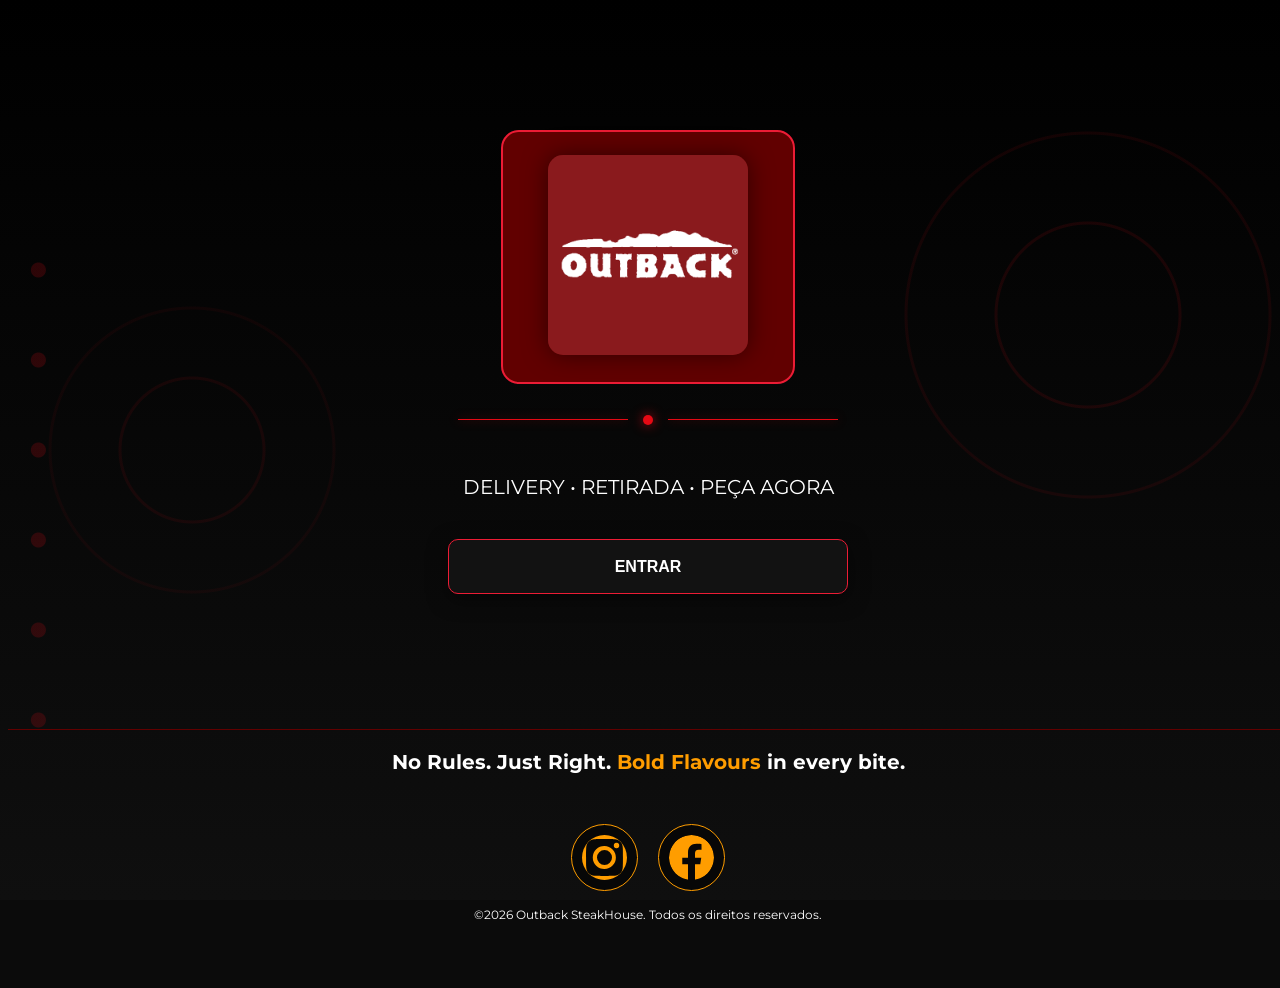
<file: index.html>
<!DOCTYPE html>
<html lang="pt-br">

<head>
    <meta charset="UTF-8">
    <meta name="viewport" content="width=device-width, initial-scale=1.0">
    <title>Home | Outback</title>
    <link rel="stylesheet" href="css/index.css">
    <link rel="preconnect" href="https://fonts.googleapis.com">
    <link rel="preconnect" href="https://fonts.gstatic.com" crossorigin>
    <link
        href="https://fonts.googleapis.com/css2?family=Inter:ital,opsz,wght@0,14..32,100..900;1,14..32,100..900&family=Montserrat:ital,wght@0,100..900;1,100..900&display=swap"
        rel="stylesheet">
    <link rel="icon" type="image/x-icon" href="assets/logo-outback.png">
    <script defer src="js/navigation.js"></script>
</head>

<body>
    <div id="container">
        <div class="logo-position">
            <div class="logo">
                <a target="_blank"
                    href="https://www.outback.com.br/back-to-outback?utm_source=google-search&utm_medium=cpc&utm_campaign=outback_sazonal_bto-outback_high_cpc_google-ads_search&gad_source=1&gad_campaignid=23630513672&gbraid=0AAAAACW0DhebyA9MB72MxBK9mm2G9RfHR&gclid=Cj0KCQjw8PDPBhCeARIsAOJwmWW1COV_klpNdVLF4Qol-B5YVVgz5gkoBLj_pTzYMIsLkrYxxHkXyIIaAjIlEALw_wcB">
                    <img src="/assets/logo-outback.png" alt="Logo do Outback" width="200px">
                </a>
            </div>
        </div>

        <div class="separator">
            <div class="line"></div>
            <div class="circle"></div>
            <div class="line"></div>
        </div>

        <p class="tagline">DELIVERY • RETIRADA • PEÇA AGORA</p>

        <button onclick="NavToAccount()">
        ENTRAR
        </button>

        <p class="arrow">▼</p>

        <div class="long-line"></div>

        <p style="font-weight: bold;" class="slogan">
            No Rules. Just Right.
            <span>Bold Flavours</span>
            in every bite.
        </p>

        <div class="social-media">
            <a href="https://www.instagram.com/outbackbrasil/" target="_blank">
                <svg xmlns="http://www.w3.org/2000/svg" width="16" height="16" fill="currentColor" class="instagram"
                    viewBox="0 0 16 16">
                    <path
                        d="M8 0C5.829 0 5.556.01 4.703.048 3.85.088 3.269.222 2.76.42a3.9 3.9 0 0 0-1.417.923A3.9 3.9 0 0 0 .42 2.76C.222 3.268.087 3.85.048 4.7.01 5.555 0 5.827 0 8.001c0 2.172.01 2.444.048 3.297.04.852.174 1.433.372 1.942.205.526.478.972.923 1.417.444.445.89.719 1.416.923.51.198 1.09.333 1.942.372C5.555 15.99 5.827 16 8 16s2.444-.01 3.298-.048c.851-.04 1.434-.174 1.943-.372a3.9 3.9 0 0 0 1.416-.923c.445-.445.718-.891.923-1.417.197-.509.332-1.09.372-1.942C15.99 10.445 16 10.173 16 8s-.01-2.445-.048-3.299c-.04-.851-.175-1.433-.372-1.941a3.9 3.9 0 0 0-.923-1.417A3.9 3.9 0 0 0 13.24.42c-.51-.198-1.092-.333-1.943-.372C10.443.01 10.172 0 7.998 0zm-.717 1.442h.718c2.136 0 2.389.007 3.232.046.78.035 1.204.166 1.486.275.373.145.64.319.92.599s.453.546.598.92c.11.281.24.705.275 1.485.039.843.047 1.096.047 3.231s-.008 2.389-.047 3.232c-.035.78-.166 1.203-.275 1.485a2.5 2.5 0 0 1-.599.919c-.28.28-.546.453-.92.598-.28.11-.704.24-1.485.276-.843.038-1.096.047-3.232.047s-2.39-.009-3.233-.047c-.78-.036-1.203-.166-1.485-.276a2.5 2.5 0 0 1-.92-.598 2.5 2.5 0 0 1-.6-.92c-.109-.281-.24-.705-.275-1.485-.038-.843-.046-1.096-.046-3.233s.008-2.388.046-3.231c.036-.78.166-1.204.276-1.486.145-.373.319-.64.599-.92s.546-.453.92-.598c.282-.11.705-.24 1.485-.276.738-.034 1.024-.044 2.515-.045zm4.988 1.328a.96.96 0 1 0 0 1.92.96.96 0 0 0 0-1.92m-4.27 1.122a4.109 4.109 0 1 0 0 8.217 4.109 4.109 0 0 0 0-8.217m0 1.441a2.667 2.667 0 1 1 0 5.334 2.667 2.667 0 0 1 0-5.334" />
                </svg>
            </a>
            <a href="https://www.facebook.com/outbackbrasil/?locale=pt_BR" target="_blank">
                <svg xmlns="http://www.w3.org/2000/svg" width="16" height="16" fill="currentColor" class="facebook"
                    viewBox="0 0 16 16">
                    <path
                        d="M16 8.049c0-4.446-3.582-8.05-8-8.05C3.58 0-.002 3.603-.002 8.05c0 4.017 2.926 7.347 6.75 7.951v-5.625h-2.03V8.05H6.75V6.275c0-2.017 1.195-3.131 3.022-3.131.876 0 1.791.157 1.791.157v1.98h-1.009c-.993 0-1.303.621-1.303 1.258v1.51h2.218l-.354 2.326H9.25V16c3.824-.604 6.75-3.934 6.75-7.951" />
                </svg>
            </a>
        </div>

        <p class="copyright">©2026 Outback SteakHouse. Todos os direitos reservados.</p>

    </div>
</body>

</html>
</file>
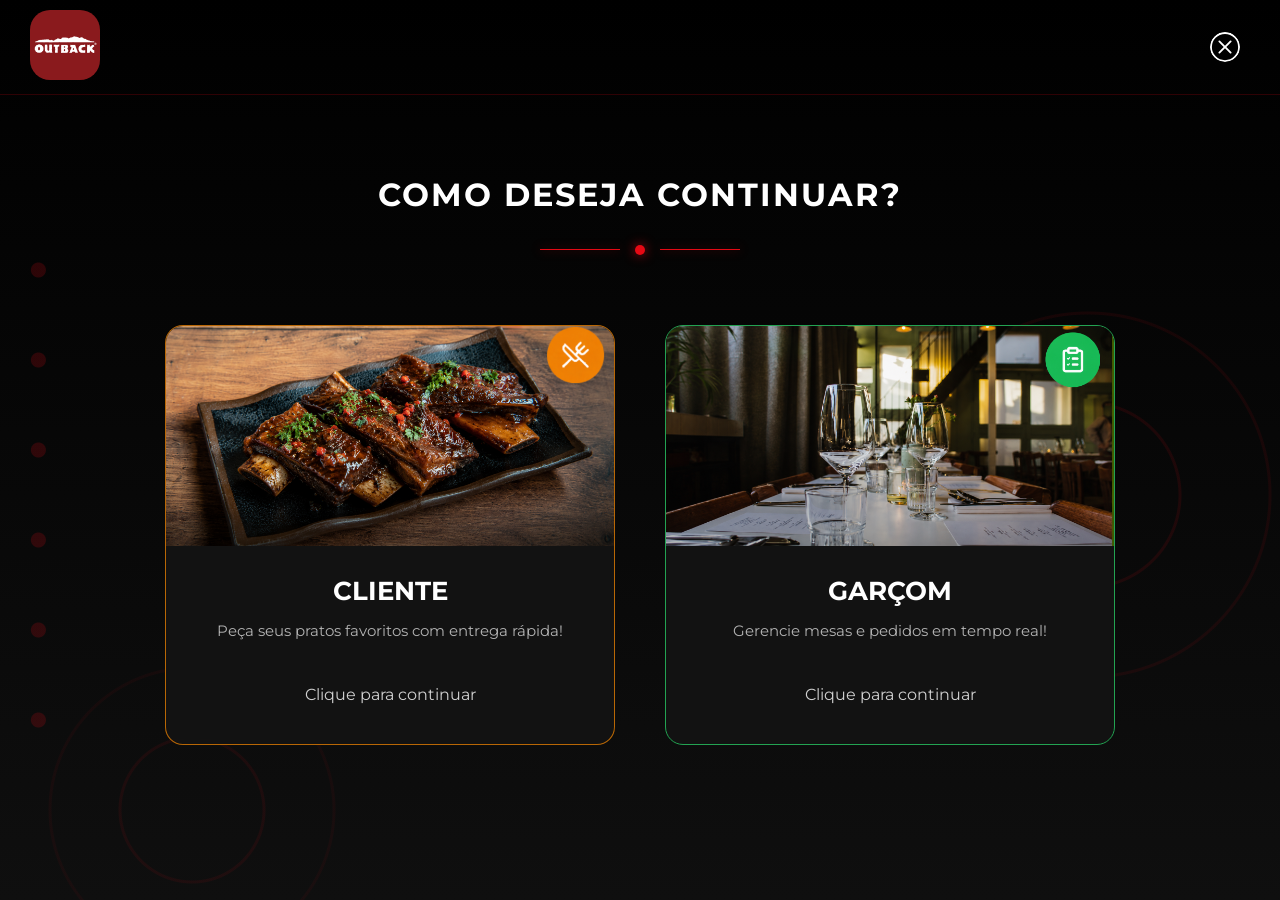
<file: html/account-page.html>
<!DOCTYPE html>
<html lang="pt-br">

<head>
    <meta charset="UTF-8">
    <meta name="viewport" content="width=device-width, initial-scale=1.0">
    <title>Account | Outback</title>
    <link rel="stylesheet" href="../css/account-page.css">
    <link
        href="https://fonts.googleapis.com/css2?family=Inter:ital,opsz,wght@0,14..32,100..900;1,14..32,100..900&family=Montserrat:ital,wght@0,100..900;1,100..900&display=swap"
        rel="stylesheet">
    <link rel="icon" type="image/x-icon" href="/assets/logo-outback.png">
    <script defer src="../js/navigation.js"></script>
</head>

<body>
    <div>
        <div class="header">
            <div class="header-nav">
                <a href="https://www.outback.com.br/back-to-outback?utm_source=google-search&utm_medium=cpc&utm_campaign=outback_sazonal_bto-outback_high_cpc_google-ads_search&gad_source=1&gad_campaignid=23630513672&gbraid=0AAAAACW0DhebyA9MB72MxBK9mm2G9RfHR&gclid=Cj0KCQjw8PDPBhCeARIsAOJwmWW1COV_klpNdVLF4Qol-B5YVVgz5gkoBLj_pTzYMIsLkrYxxHkXyIIaAjIlEALw_wcB"
                    target="_blank">
                    <img class="logo" src="/assets/logo-outback.png" alt="Logo do Outback" width="200px">
                </a>
                <svg onclick="GoBack()" xmlns="http://www.w3.org/2000/svg" width="16" height="16" fill="currentColor" class="x-circle"
                    viewBox="0 0 16 16">
                    <path d="M8 15A7 7 0 1 1 8 1a7 7 0 0 1 0 14m0 1A8 8 0 1 0 8 0a8 8 0 0 0 0 16" />
                    <path
                        d="M4.646 4.646a.5.5 0 0 1 .708 0L8 7.293l2.646-2.647a.5.5 0 0 1 .708.708L8.707 8l2.647 2.646a.5.5 0 0 1-.708.708L8 8.707l-2.646 2.647a.5.5 0 0 1-.708-.708L7.293 8 4.646 5.354a.5.5 0 0 1 0-.708" />
                </svg>
            </div>
        </div>

        <div class="long-line"></div>

        <div class="logo-position">
            <h1 class="title">COMO DESEJA CONTINUAR?</h1>
            <div class="separator">
                <div class="line"></div>
                <div class="circle"></div>
                <div class="line"></div>
            </div>

        </div>

        <div class="options">
            <div onclick="NavToMenu()" class="client">
                <div class="client-image">
                    <img src="/assets/client.png" alt="Imagem de um cliente">
                </div>
                <div class="client-info">
                    <h2 class="client-title">CLIENTE</h2>
                    <p class="client-description">Peça seus pratos favoritos com entrega rápida!</p>
                    <p class="client-continue">Clique para continuar</p>
                    <p class="arrow">▼</p>

                </div>
            </div>
            <div onclick="NavToWaiterLogin()" class="waiter">
                <div class="waiter-image">
                    <img src="/assets/waiter.png" alt="Imagem de um garçom">
                </div>
                <div class="waiter-info">
                    <h2 class="waiter-title">GARÇOM</h2>
                    <p class="waiter-description">Gerencie mesas e pedidos em tempo real!</p>
                    <p class="waiter-continue">Clique para continuar</p>
                    <p class="arrow">▼</p>

                </div>
            </div>

        </div>

    </div>


</body>

</html>
</file>
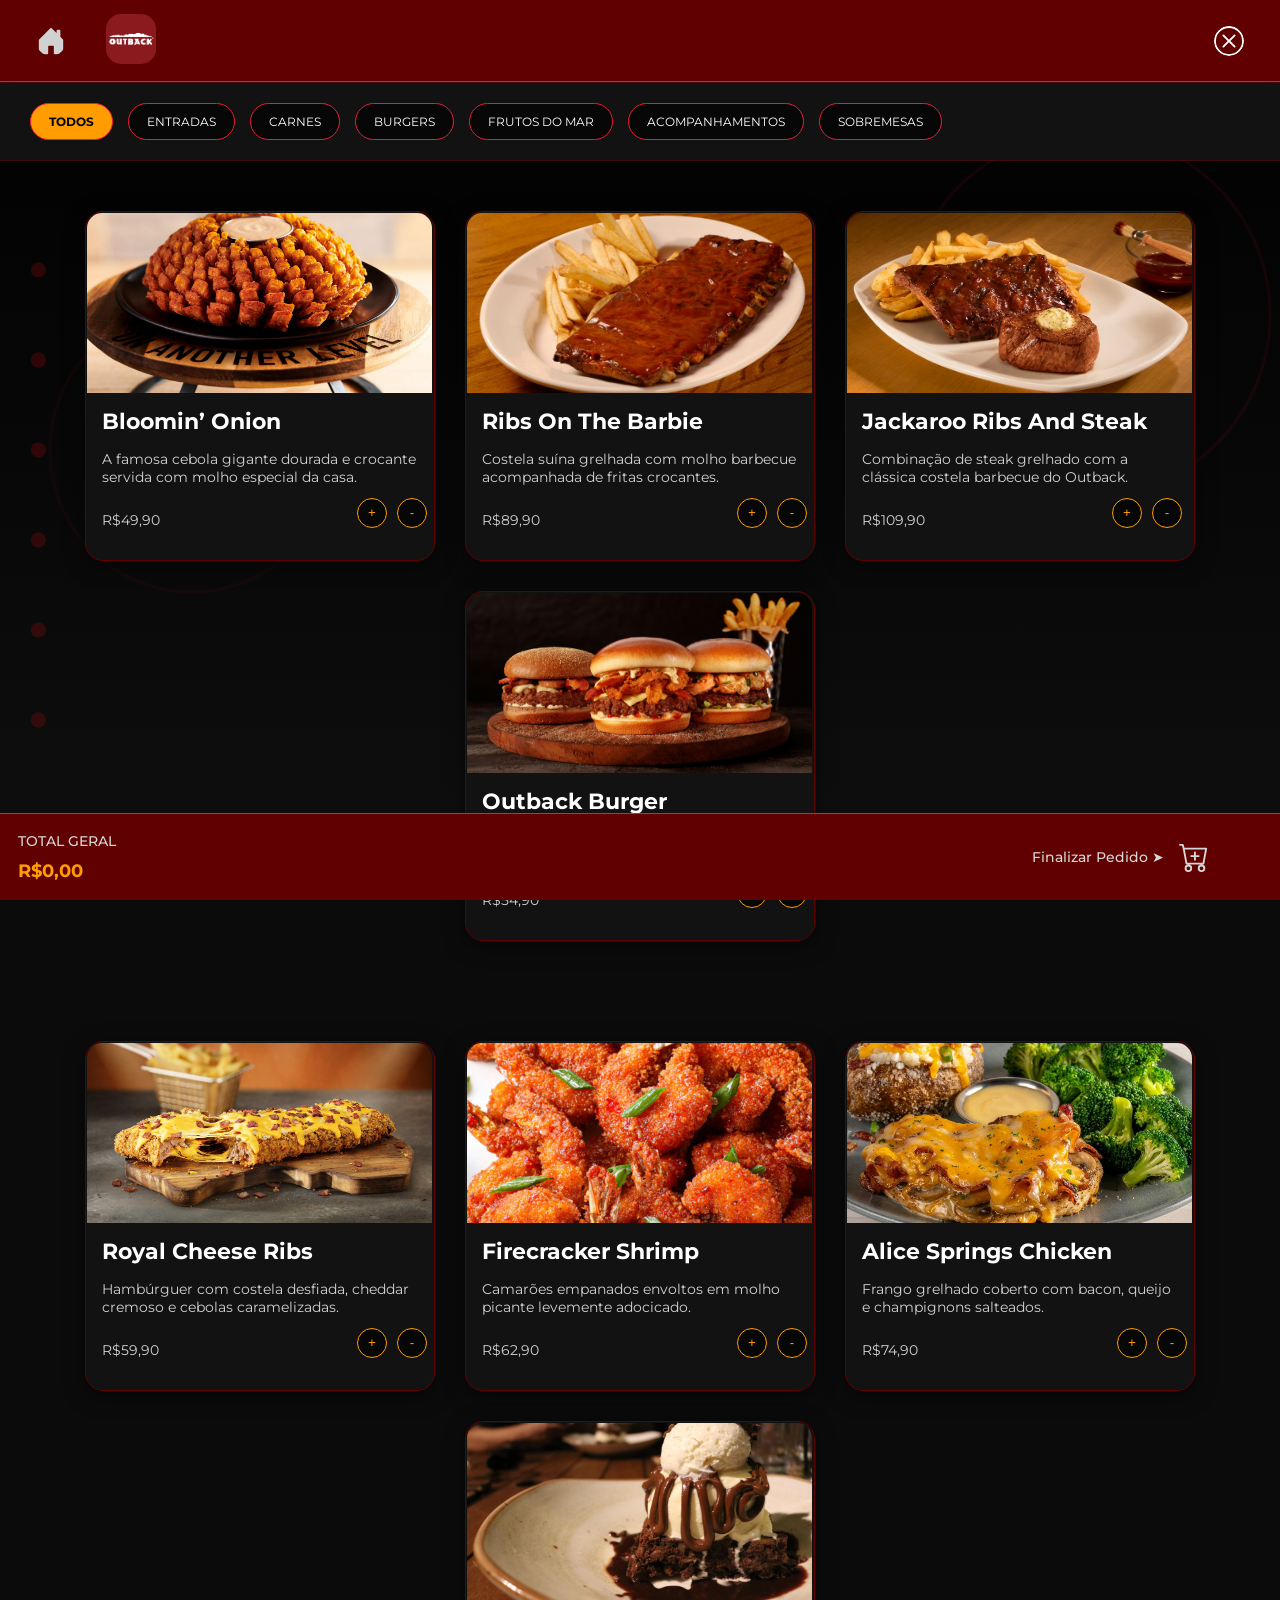
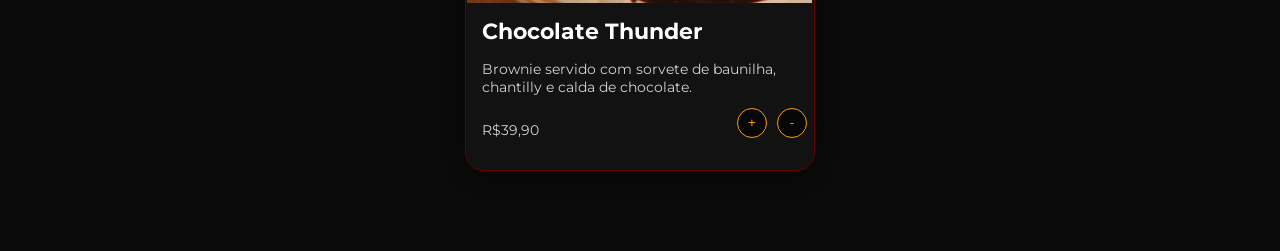
<file: html/menu-page.html>
<!DOCTYPE html>
<html lang="en">

<head>
    <meta charset="UTF-8">
    <meta name="viewport" content="width=device-width, initial-scale=1.0">
    <title>Menu | Outback</title>
    <link rel="icon" type="image/x-icon" href="/assets/logo-outback.png">
    <link rel="stylesheet" href="/css/menu-page.css">
    <link
        href="https://fonts.googleapis.com/css2?family=Inter:ital,opsz,wght@0,14..32,100..900;1,14..32,100..900&family=Montserrat:ital,wght@0,100..900;1,100..900&display=swap"
        rel="stylesheet">
    <script defer src="/js/navigation.js"></script>
</head>

<body>
    <div id="header">
        <div id="home_header">
            <div id="home-logo">
                <svg onclick="NavToHome()" xmlns="http://www.w3.org/2000/svg" width="16" height="16" fill="currentColor"
                    class="house-door-fill" viewBox="0 0 16 16">
                    <path
                        d="M6.5 14.5v-3.505c0-.245.25-.495.5-.495h2c.25 0 .5.25.5.5v3.5a.5.5 0 0 0 .5.5h4a.5.5 0 0 0 .5-.5v-7a.5.5 0 0 0-.146-.354L13 5.793V2.5a.5.5 0 0 0-.5-.5h-1a.5.5 0 0 0-.5.5v1.293L8.354 1.146a.5.5 0 0 0-.708 0l-6 6A.5.5 0 0 0 1.5 7.5v7a.5.5 0 0 0 .5.5h4a.5.5 0 0 0 .5-.5" />
                </svg>
                <a target="_blank"
                    href="https://www.outback.com.br/back-to-outback?utm_source=google-search&utm_medium=cpc&utm_campaign=outback_sazonal_bto-outback_high_cpc_google-ads_search&gad_source=1&gad_campaignid=23630513672&gbraid=0AAAAACW0DhebyA9MB72MxBK9mm2G9RfHR&gclid=Cj0KCQjw8PDPBhCeARIsAOJwmWW1COV_klpNdVLF4Qol-B5YVVgz5gkoBLj_pTzYMIsLkrYxxHkXyIIaAjIlEALw_wcB"><img
                        src="/assets/logo-outback.png" alt="Logo"></a>
            </div>
            <div id="exit">
                <svg onclick="GoBack()" xmlns="http://www.w3.org/2000/svg" width="16" height="16" fill="currentColor"
                    class="x-circle" viewBox="0 0 16 16">
                    <path d="M8 15A7 7 0 1 1 8 1a7 7 0 0 1 0 14m0 1A8 8 0 1 0 8 0a8 8 0 0 0 0 16" />
                    <path
                        d="M4.646 4.646a.5.5 0 0 1 .708 0L8 7.293l2.646-2.647a.5.5 0 0 1 .708.708L8.707 8l2.647 2.646a.5.5 0 0 1-.708.708L8 8.707l-2.646 2.647a.5.5 0 0 1-.708-.708L7.293 8 4.646 5.354a.5.5 0 0 1 0-.708" />
                </svg>
            </div>
        </div>
        <div class="line"></div>
        <div id="nav_header">
            <p class="nav-header-all">TODOS</p>
            <p class="nav-header-entrance">ENTRADAS</p>
            <p class="nav-header-steaks">CARNES</p>
            <p class="nav-header-burgers">BURGERS</p>
            <p class="nav-header-seafood">FRUTOS DO MAR</p>
            <p class="nav-header-sides">ACOMPANHAMENTOS</p>
            <p class="nav-header-desserts">SOBREMESAS</p>
        </div>
        <div class="line"></div>
    </div>

    <div id="container">
        <div id="card_row">
            <div id="card">
                <div id="card_content">
                    <img src="/assets/Bloomin’ Onion.jpg" alt="Imagem">
                    <h1>Bloomin’ Onion</h1>
                    <p>A famosa cebola gigante dourada e crocante servida com molho especial da casa.</p>
                    <div id="card_prices">
                        <p>R$49,90</p>
                        <div class="card-buttons">
                            <button>+</button><button>-</button>
                        </div>
                    </div>
                </div>
            </div>

            <div id="card">
                <div id="card_content">
                    <img src="/assets/Ribs On The Barbie.jpg" alt="Imagem">
                    <h1>Ribs On The Barbie</h1>
                    <p>Costela suína grelhada com molho barbecue acompanhada de fritas crocantes.</p>
                    <div id="card_prices">
                        <p>R$89,90</p>
                        <div class="card-buttons">
                            <button>+</button><button>-</button>
                        </div>
                    </div>
                </div>
            </div>

            <div id="card">
                <div id="card_content">
                    <img src="/assets/Jackaroo Ribs And Steak.jpg" alt="Imagem">
                    <h1>Jackaroo Ribs And Steak</h1>
                    <p>Combinação de steak grelhado com a clássica costela barbecue do Outback.</p>
                    <div id="card_prices">
                        <p>R$109,90</p>
                        <div class="card-buttons">
                            <div class="card-buttons">
                                <button>+</button><button>-</button>
                            </div>
                        </div>
                    </div>
                </div>
            </div>

            <div id="card">
                <div id="card_content">
                    <img src="/assets/Outback Burger.jpg" alt="Imagem">
                    <h1>Outback Burger</h1>
                    <p>Hambúrguer artesanal com queijo, bacon crocante e molho especial.</p>
                    <div id="card_prices">
                        <p>R$54,90</p>
                        <div class="card-buttons">
                            <button>+</button><button>-</button>
                        </div>
                    </div>
                </div>
            </div>
        </div>
        </iv>

        <div id="card_row">
            <div id="card">
                <div id="card_content">
                    <img src="/assets/Royal Cheese Ribs.jpg" alt="Imagem">
                    <h1>Royal Cheese Ribs</h1>
                    <p>Hambúrguer com costela desfiada, cheddar cremoso e cebolas caramelizadas.</p>
                    <div id="card_prices">
                        <p>R$59,90</p>
                        <div class="card-buttons">
                            <button>+</button><button>-</button>
                        </div>
                    </div>
                </div>
            </div>

            <div id="card">
                <div id="card_content">
                    <img src="/assets/Firecracker Shrimp.jpg" alt="Imagem">
                    <h1>Firecracker Shrimp</h1>
                    <p>Camarões empanados envoltos em molho picante levemente adocicado.</p>
                    <div id="card_prices">
                        <p>R$62,90</p>
                        <div class="card-buttons">
                            <button>+</button><button>-</button>
                        </div>
                    </div>
                </div>
            </div>

            <div id="card">
                <div id="card_content">
                    <img src="/assets/Alice Springs Chicken.avif" alt="Imagem">
                    <h1>Alice Springs Chicken</h1>
                    <p>Frango grelhado coberto com bacon, queijo e champignons salteados.</p>
                    <div id="card_prices">
                        <p>R$74,90</p>
                        <div class="card-buttons">
                            <button>+</button><button>-</button>
                        </div>
                    </div>
                </div>
            </div>

            <div id="card">
                <div id="card_content">
                    <img src="/assets/Chocolate Thunder.jpg" alt="Imagem">
                    <h1>Chocolate Thunder</h1>
                    <p>Brownie servido com sorvete de baunilha, chantilly e calda de chocolate.</p>
                    <div id="card_prices">
                        <p>R$39,90</p>
                        <div class="card-buttons">
                            <button>+</button><button>-</button>
                        </div>
                    </div>
                </div>
            </div>
        </div>
        <br><br>
        <footer>
            <div class="total-info">
                <p>TOTAL GERAL</p>
                <p class="total">R$0,00</p>
            </div>
            <div class="checkout">
                <div class="checkout-text">
                    <p>Finalizar Pedido ➤ </p>
                </div>
                <div class="checkout-icon">
                    <svg xmlns="http://www.w3.org/2000/svg" width="16" height="16" fill="currentColor" class="cart-plus"
                        viewBox="0 0 16 16">
                        <path
                            d="M9 5.5a.5.5 0 0 0-1 0V7H6.5a.5.5 0 0 0 0 1H8v1.5a.5.5 0 0 0 1 0V8h1.5a.5.5 0 0 0 0-1H9z" />
                        <path
                            d="M.5 1a.5.5 0 0 0 0 1h1.11l.401 1.607 1.498 7.985A.5.5 0 0 0 4 12h1a2 2 0 1 0 0 4 2 2 0 0 0 0-4h7a2 2 0 1 0 0 4 2 2 0 0 0 0-4h1a.5.5 0 0 0 .491-.408l1.5-8A.5.5 0 0 0 14.5 3H2.89l-.405-1.621A.5.5 0 0 0 2 1zm3.915 10L3.102 4h10.796l-1.313 7zM6 14a1 1 0 1 1-2 0 1 1 0 0 1 2 0m7 0a1 1 0 1 1-2 0 1 1 0 0 1 2 0" />
                    </svg>
                </div>
            </div>

        </footer>
</body>

</html>
</file>
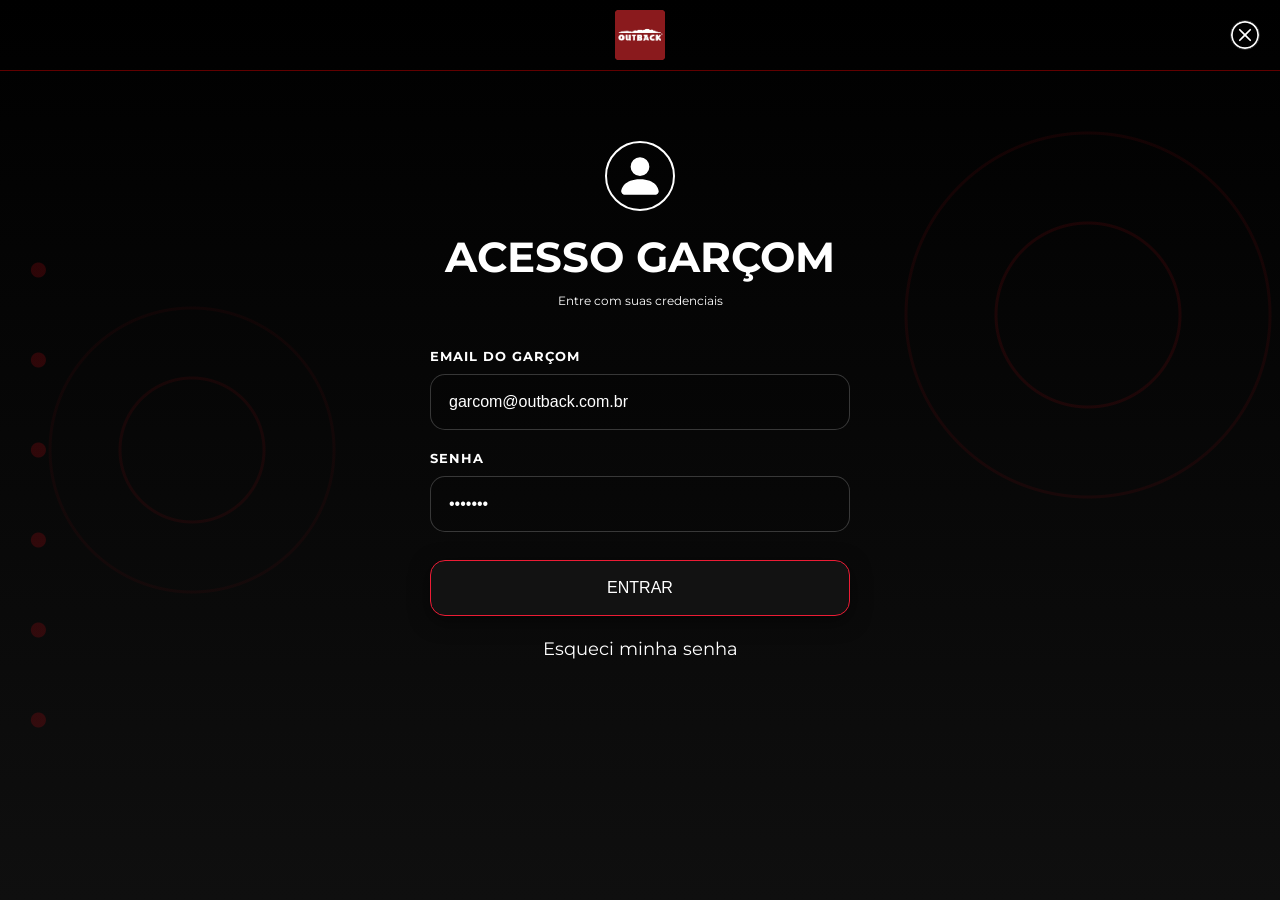
<file: html/waiter-login.html>
<!DOCTYPE html>
<html lang="pt-BR">

<head>
    <meta charset="UTF-8" />
    <meta name="viewport" content="width=device-width, initial-scale=1.0" />
    <title>Waiter Access | Outback </title>
    <link rel="stylesheet" href="/css/waiter-login.css">
    <link rel="preconnect" href="https://fonts.googleapis.com">
    <link rel="preconnect" href="https://fonts.gstatic.com" crossorigin>
    <link
        href="https://fonts.googleapis.com/css2?family=Inter:ital,opsz,wght@0,14..32,100..900;1,14..32,100..900&family=Montserrat:ital,wght@0,100..900;1,100..900&display=swap"
        rel="stylesheet">
    <link rel="icon" type="image/x-icon" href="../assets/logo-outback.png">
    <script defer src="../js/navigation.js"></script>
    <script defer src="../js/onClickCssChances.js"></script>
</head>

<body>
    <header class="topo">
        <a href="https://www.outback.com.br/back-to-outback?utm_source=google-search&utm_medium=cpc&utm_campaign=outback_sazonal_bto-outback_high_cpc_google-ads_search&gad_source=1&gad_campaignid=23630513672&gbraid=0AAAAACW0DhebyA9MB72MxBK9mm2G9RfHR&gclid=Cj0KCQjw8PDPBhCeARIsAOJwmWW1COV_klpNdVLF4Qol-B5YVVgz5gkoBLj_pTzYMIsLkrYxxHkXyIIaAjIlEALw_wcB"
            target="_blank">
            <img class="logo" src="/assets/logo-outback.png" alt="Logo do Outback" width="200px">
        </a>
        <svg onclick="GoBack()" xmlns="http://www.w3.org/2000/svg" width="16" height="16" fill="currentColor"
            class="fechar" viewBox="0 0 16 16">
            <path d="M8 15A7 7 0 1 1 8 1a7 7 0 0 1 0 14m0 1A8 8 0 1 0 8 0a8 8 0 0 0 0 16" />
            <path
                d="M4.646 4.646a.5.5 0 0 1 .708 0L8 7.293l2.646-2.647a.5.5 0 0 1 .708.708L8.707 8l2.647 2.646a.5.5 0 0 1-.708.708L8 8.707l-2.646 2.647a.5.5 0 0 1-.708-.708L7.293 8 4.646 5.354a.5.5 0 0 1 0-.708" />
        </svg>
    </header>

    <main class="container">

        <svg xmlns="http://www.w3.org/2000/svg" width="16" height="16" fill="currentColor" class="icone"
            viewBox="0 0 16 16">
            <path d="M3 14s-1 0-1-1 1-4 6-4 6 3 6 4-1 1-1 1zm5-6a3 3 0 1 0 0-6 3 3 0 0 0 0 6" />
        </svg>

        <h1>ACESSO GARÇOM</h1>
        <p>Entre com suas credenciais</p>

        <form>
            <label>EMAIL DO GARÇOM</label>
            <div class="input-box">
                <input type="email" placeholder="garcom@outback.com.br">
            </div>

            <label>SENHA</label>
            <div class="input-box senha">
                <input type="password" placeholder="•••••••">
                <i class="fa-regular fa-eye"></i>
            </div>

            <button type="submit" class="btn">
                ENTRAR
            </button>
        </form>

        <a href="#" class="link">Esqueci minha senha</a>

    </main>

</body>

</html>
</file>
<file: css/index.css>
body {
    width: 100%;
    height: 100%;
    max-height: 100vh;
    overflow: hidden;
    font-family: "Montserrat", sans-serif;
    height: 100vh;
    overflow-x: hidden;
    background: #0b0b0b;
}

body::before {
    content: "";
    position: fixed;
    inset: 0;
    z-index: -1;
    background:

        radial-gradient(circle at 85% 35%,
            transparent 0 90px,
            rgba(229, 9, 20, 0.10) 91px 93px,
            transparent 94px 180px,
            rgba(229, 9, 20, 0.08) 181px 183px,
            transparent 184px 260px),

        radial-gradient(circle at 15% 50%,
            transparent 0 70px,
            rgba(229, 9, 20, 0.08) 71px 73px,
            transparent 74px 140px,
            rgba(229, 9, 20, 0.05) 141px 143px,
            transparent 144px 220px),

        radial-gradient(circle at 3% 30%,
            rgba(229, 9, 20, 0.18) 0 7px,
            transparent 8px),

        radial-gradient(circle at 3% 40%,
            rgba(229, 9, 20, 0.18) 0 7px,
            transparent 8px),

        radial-gradient(circle at 3% 50%,
            rgba(229, 9, 20, 0.18) 0 7px,
            transparent 8px),

        radial-gradient(circle at 3% 60%,
            rgba(229, 9, 20, 0.18) 0 7px,
            transparent 8px),

        radial-gradient(circle at 3% 70%,
            rgba(229, 9, 20, 0.18) 0 7px,
            transparent 8px),

        radial-gradient(circle at 3% 80%,
            rgba(229, 9, 20, 0.18) 0 7px,
            transparent 8px),

        linear-gradient(
            180deg,
            #000000 0%,
            #080808 55%,
            #0f0f0f 100%
        );
}

.logo-position {
    display: flex;
    justify-content: center;
    align-items: center;
    margin-top: 80px;
}

.logo {
    margin-top: 50px;
    display: flex;
    justify-content: center;
    align-items: center;
    width: 290px;
    height: 250px;
    background: #610000;
    border: 2px solid #EC1C35;
    border-radius: 18px;
}

.logo img {
    width: 200px;
    height: 200px;
    border-radius: 15px;
    box-shadow: 0 0 25px rgba(0, 0, 0, 0.5);
}

.separator {
    display: flex;
    justify-content: center;
    align-items: center;
    margin-top: 20px;
}

.line {
    width: 170px;
    height: 1px;
    background-color: #E50914;
    box-shadow: 0 0 10px rgba(229, 9, 20, 0.6);
    margin: 15px;
}

.circle {
    width: 10px;
    height: 10px;
    background-color: #E50914;
    border-radius: 50%;
    box-shadow: 0 0 12px rgba(229, 9, 20, 0.8);
}

.tagline {
    text-align: center;
    font-size: 20px;
    margin-top: 40px;
    margin-bottom: 40px;
    color: white;
    cursor: default;
}

button {
    display: block;
    margin: 20px auto;
    width: 400px;
    height: 55px;
    padding: 10px 20px;
    border-radius: 10px;
    border: 1px solid #EC1C35;
    background: rgba(20, 20, 20, 0.95);
    color: white;
    font-size: 16px;
    font-weight: 600;
    cursor: pointer;
    box-shadow:
        0 5px 20px rgba(0, 0, 0, 0.5);
    transition: 0.3s ease;
}

.arrow {
    display: block;
    text-align: center;
    margin-top: 10px;
    font-size: 12px;
    color: #EC1C35;
    opacity: 0;
    transform: translateY(-5px);
    transition: 0.3s;
}

button:hover {
    transform: scale(1.03);
    box-shadow:
        0 0 25px #EC1C35;
}

button:hover+.arrow {
    opacity: 1;
    transform: translateY(15px);
    color: #EC1C35;
}

.long-line {
    height: 1px;
    background: #610000;
    margin-top: 100px;
}

.slogan {
    text-align: center;
    font-weight: lighter;
    font-size: 20px;
    margin-top: 20px;
    color: white;
    cursor: default;
}

.slogan span {
    color: #ff9d00;
}

.social-media {
    display: flex;
    justify-content: center;
    align-items: center;
    margin-top: 50px;
}

.instagram,
.facebook {
    width: 45px;
    height: 45px;
    padding: 10px;
    margin: 0 10px;
    border-radius: 50%;
    border: 1px solid #ff9d00;
    background: #070707;
    color: #ff9d00;
    transition: 0.3s ease;
}

.instagram:hover,
.facebook:hover {
    transform: scale(1.15);
    box-shadow: 0 0 10px #ff9d00;
}

.copyright {
    position: relative;
    text-align: center;
    font-size: 12px;
    color: white;
    cursor: default;
}

@media (max-width: 768px) {
    body {
        height: auto;
        min-height: 100vh;
        overflow-y: auto;
    }

    .logo-position {
        margin-top: 30px;
        padding: 0 16px;
    }

    .logo {
        width: 220px;
        height: 200px;
        margin-top: 20px;
    }

    .logo img {
        width: 150px;
        height: 150px;
    }

    .tagline,
    .slogan {
        font-size: 16px;
        margin: 24px 16px;
    }

    .line {
        width: 90px;
        margin: 10px;
    }

    button {
        width: calc(100% - 32px);
        max-width: 380px;
        height: 52px;
        font-size: 15px;
    }

    .social-media {
        margin-top: 28px;
        margin-bottom: 20px;
    }

    .copyright {
        position: relative;
        transform: none;
        margin: 24px 0 16px;
    }
}
</file>
<file: css/account-page.css>
* {
    margin: 0;
    padding: 0;
    box-sizing: border-box;
}

body {
    font-family: "Montserrat", sans-serif;
    color: white;
    min-height: 100vh;
    overflow-x: hidden;
    background: #0b0b0b;
}


body::before {
    content: "";
    position: fixed;
    inset: 0;
    z-index: -1;

    background:

        radial-gradient(circle at 85% 55%,
            transparent 0 90px,
            rgba(229, 9, 20, 0.10) 91px 93px,
            transparent 94px 180px,
            rgba(229, 9, 20, 0.08) 181px 183px,
            transparent 184px 260px),

        radial-gradient(circle at 15% 90%,
            transparent 0 70px,
            rgba(229, 9, 20, 0.08) 71px 73px,
            transparent 74px 140px,
            rgba(229, 9, 20, 0.05) 141px 143px,
            transparent 144px 220px),

        radial-gradient(circle at 3% 30%,
            rgba(229, 9, 20, 0.18) 0 7px,
            transparent 8px),

        radial-gradient(circle at 3% 40%,
            rgba(229, 9, 20, 0.18) 0 7px,
            transparent 8px),

        radial-gradient(circle at 3% 50%,
            rgba(229, 9, 20, 0.18) 0 7px,
            transparent 8px),

        radial-gradient(circle at 3% 60%,
            rgba(229, 9, 20, 0.18) 0 7px,
            transparent 8px),

        radial-gradient(circle at 3% 70%,
            rgba(229, 9, 20, 0.18) 0 7px,
            transparent 8px),

        radial-gradient(circle at 3% 80%,
            rgba(229, 9, 20, 0.18) 0 7px,
            transparent 8px),

        linear-gradient(180deg,
            #000000 0%,
            #080808 55%,
            #0f0f0f 100%);
}

.header-nav {
    display: flex;
    align-items: center;
    justify-content: space-between;
    padding: 10px 30px;
}

.logo {
    cursor: pointer;
    width: 70px;
    height: 70px;
    border-radius: 20px;
    transition: 0.3s;
}

.x-circle {
    border-radius: 100%;
    cursor: pointer;
    width: 50px;
    height: 50px;
    padding: 10px;
    transition: 0.3s;
}

.x-circle:hover {
    background-color: rgba(229, 9, 20, 0.2);
    transform: scale(1.05);
    box-shadow: 0 0 15px rgba(229, 9, 20, 0.4);
}

.long-line {
    height: 1px;
    background: rgba(229, 9, 20, 0.2);
}

.logo-position {
    display: flex;
    flex-direction: column;
    justify-content: center;
    align-items: center;
    margin-top: 80px;
}

.title {
    text-align: center;
    font-size: 2rem;
    letter-spacing: 2px;
}


.separator {
    display: flex;
    justify-content: center;
    align-items: center;
    margin-top: 20px;
}

.line {
    width: 80px;
    height: 1px;
    background-color: #E50914;
    box-shadow: 0 0 10px rgba(229, 9, 20, 0.6);
    margin: 15px;
}

.circle {
    width: 10px;
    height: 10px;
    background-color: #E50914;
    border-radius: 50%;
    box-shadow: 0 0 12px rgba(229, 9, 20, 0.8);
}

.options {
    display: flex;
    justify-content: center;
    align-items: center;
    gap: 50px;
    margin-top: 60px;
}

.client,
.waiter {
    text-align: center;
    cursor: pointer;
    width: 450px;
    height: 420px;
    border-radius: 18px;
    overflow: hidden;
    border: 1px solid rgba(255, 140, 0, 0.7);
    background: rgba(20, 20, 20, 0.95);
    backdrop-filter: blur(8px);
    transition: 0.3s ease;
}

.waiter {
    border: 1px solid #23a352;
}

.client img,
.waiter img {
    width: 100%;
    height: 220px;
    object-fit: cover;
    border-radius: 16px 16px 0 0;
}

.client-info,
.waiter-info {
    padding: 20px;
}

.client-title,
.waiter-title {
    margin-top: 5px;
    font-size: 1.6rem;
}

.client-description,
.waiter-description {
    margin-top: 15px;
    color: #b3b3b3;
    font-size: 0.95rem;
}

.client-continue,
.waiter-continue {
    margin-top: 45px;
    color: #d1d1d1;
    transition: 0.3s;
}


.arrow {
    margin-top: 10px;
    font-size: 12px;
    color: #E50914;
    opacity: 0;
    transform: translateY(-5px);
    transition: 0.3s;
}

.client:hover {
    transform: scale(1.03);

    border: 1px solid rgba(255, 140, 0, 0.7);

    box-shadow:
        0 0 25px rgba(255, 140, 0, 0.35),
        0 0 50px rgba(255, 140, 0, 0.15);
}

.client:hover .arrow {
    opacity: 1;

    transform: translateY(10px);

    color: #ff9d00;
}

.client:hover .client-continue {
    color: #ffb347;
}

.waiter:hover {
    transform: scale(1.03);

    border: 1px solid rgba(0, 255, 140, 0.6);

    box-shadow:
        0 0 25px rgba(0, 255, 140, 0.25),
        0 0 50px rgba(0, 255, 140, 0.10);
}

.waiter:hover .arrow {
    opacity: 1;

    transform: translateY(10px);

    color: #00ff99;
}

.waiter:hover .waiter-continue {
    color: #7dffbf;
}

.client:hover .client-continue {
    color: #ffb347;
}

@media (max-width: 768px) {
    .header-nav {
        padding: 10px 14px;
    }

    .logo {
        width: 56px;
        height: 56px;
    }

    .x-circle {
        width: 42px;
        height: 42px;
        padding: 8px;
    }

    .logo-position {
        margin-top: 36px;
        padding: 0 14px;
    }

    .title {
        font-size: 1.5rem;
        letter-spacing: 1px;
    }

    .options {
        flex-direction: column;
        gap: 20px;
        margin-top: 28px;
        padding: 0 14px 24px;
    }

    .client,
    .waiter {
        width: 100%;
        max-width: 430px;
        height: auto;
    }

    .client img,
    .waiter img {
        height: 200px;
    }

    .client-title,
    .waiter-title {
        font-size: 1.35rem;
    }

    .client-description,
    .waiter-description {
        font-size: 0.9rem;
    }

    .client-continue,
    .waiter-continue {
        margin-top: 24px;
        padding-bottom: 8px;
    }
}
</file>
<file: css/menu-page.css>
* {
    margin: 0;
    padding: 0;
    box-sizing: border-box;
}

body {
    font-family: "Montserrat", sans-serif;
    font-size: 12px;
    color: white;
    min-height: 120vh;
    overflow-x: hidden;
    background: #0b0b0b;
}

body::before {
    content: "";
    position: fixed;
    inset: 0;
    z-index: -1;

    background:

        radial-gradient(circle at 85% 35%,
            transparent 0 90px,
            rgba(229, 9, 20, 0.10) 91px 93px,
            transparent 94px 180px,
            rgba(229, 9, 20, 0.08) 181px 183px,
            transparent 184px 260px),

        radial-gradient(circle at 15% 50%,
            transparent 0 70px,
            rgba(229, 9, 20, 0.08) 71px 73px,
            transparent 74px 140px,
            rgba(229, 9, 20, 0.05) 141px 143px,
            transparent 144px 220px),

        radial-gradient(circle at 3% 30%,
            rgba(229, 9, 20, 0.18) 0 7px,
            transparent 8px),

        radial-gradient(circle at 3% 40%,
            rgba(229, 9, 20, 0.18) 0 7px,
            transparent 8px),

        radial-gradient(circle at 3% 50%,
            rgba(229, 9, 20, 0.18) 0 7px,
            transparent 8px),

        radial-gradient(circle at 3% 60%,
            rgba(229, 9, 20, 0.18) 0 7px,
            transparent 8px),

        radial-gradient(circle at 3% 70%,
            rgba(229, 9, 20, 0.18) 0 7px,
            transparent 8px),

        radial-gradient(circle at 3% 80%,
            rgba(229, 9, 20, 0.18) 0 7px,
            transparent 8px),

        linear-gradient(180deg,
            #000000 0%,
            #080808 55%,
            #0f0f0f 100%);
}

#home_header {
    display: flex;
    justify-content: space-between;
    align-items: center;
    padding: 14px 26px;
    background: #610000;
    border-bottom: 1px solid #EC1C35;
    box-shadow:
        0 0 20px rgba(236, 28, 53, 0.15);
}

#home-logo {
    display: flex;
    align-items: center;
    gap: 30px;
}

#home-logo img {
    width: 50px;
    height: 50px;
    border-radius: 15px;
}

#home-logo svg {
    cursor: pointer;
    width: 50px;
    height: 50px;
    padding: 10px;
    border: 1px none;
    border-radius: 50%;
    color: #d1d1d1;

}

#home-logo svg:hover {
    transform: scale(1.2);
    transition: 0.3s;
    background: rgba(229, 9, 20, 0.2);
        box-shadow:
        0 0 15px rgba(229, 9, 20, 0.35);
}

#exit svg {
    cursor: pointer;
    display: flex;
    align-items: center;
    width: 50px;
    height: 50px;
    padding: 10px;
    border: 1px none;
    border-radius: 50%;
}

#exit svg:hover {
    transform: scale(1.2);
    background: rgba(229, 9, 20, 0.2);
    transition: 0.3s;
    box-shadow:
        0 0 15px rgba(229, 9, 20, 0.35);
}

.line {
    height: 1px;
    background: rgba(236, 28, 53, 0.25);
}

#nav_header {
    display: flex;
    align-items: center;
    gap: 15px;
    padding: 20px 30px;
    background: rgba(20, 20, 20, 0.95);
    backdrop-filter: blur(8px);
}

.nav-header-entrance,
.nav-header-steaks,
.nav-header-burgers,
.nav-header-seafood,
.nav-header-sides,
.nav-header-desserts {
    padding: 10px 18px;
    border-radius: 50px;
    background: #070707;
    border: 1px solid #EC1C35;
    color: white;
    cursor: pointer;
}

.nav-header-all {
    padding: 10px 18px;
    border-radius: 50px;
    background: #070707;
    border: 1px solid #EC1C35;
    background-color: #ff9d00;
    color: black;
    cursor: pointer;
    font-weight: 700;
}

#nav_header p:hover {
    transition: 0.5s;
    background-color: #ff9d00;
    color: black;
    font-weight: 700;
}

#card_row {
    display: flex;
    flex-wrap: wrap;
    justify-content: center;
    gap: 30px;
    padding: 50px;
}

#card {
    width: 350px;
    height: 350px;
    padding: 1px 10px 10px 1px;
    background: rgba(20, 20, 20, 0.95);
    border: 1px solid #610000;
    border-radius: 18px;
    backdrop-filter: blur(8px);
    transition: 0.3s ease;
    box-shadow:
        0 5px 20px rgba(0, 0, 0, 0.5);
}

#card:hover {
    transform: scale(1.03);
    border: 1px solid #EC1C35;
    box-shadow:
        0 0 25px rgba(236, 28, 53, 0.25);
}

#card_content {
    width: 345px;
    height: 345px;
    display: flex;
    flex-direction: column;
    margin-bottom: 100px;
}

#card_content h1, #card_content p {
    margin-top: 15px;
    padding: 0 15px;
}

#card_content img {
    width: 345px;
    height: 180px;
    object-fit: cover;
    border-radius: 15px 15px 0 0;
}

#card_content h1 {
    font-size: 22px;
}

#card_content p {
    color: #d1d1d1;
    font-size: 14px;
}

#card_prices {
    margin-top: 10px;
    display: flex;
    justify-content: space-between;
    align-items: center;
}

.card-buttons {
    margin-right: 5px;
    display: flex;
    gap: 10px;
}
button {
    width: 30px;
    height: 30px;
    border-radius: 50%;
    border: 1px solid #ff9d00;
    background: #070707;
    color: #ff9d00;
    cursor: pointer;
    transition: 0.3s ease;
}

button:hover {
    transform: scale(1.1);
    box-shadow:
        0 0 15px rgba(255, 157, 0, 0.35);
    background: #ff9d00;
    color: white;
}

footer {
    position: fixed;
    display: flex;
    justify-content: space-between;
    bottom: 0;
    left: 0;
    width: 100%;
    padding: 18px;
    background: #610000;
    border-top: 1px solid #EC1C35;
    color: #d6d6d6;
}

footer .total {
    color: #ff9d00;
    font-size: 18px;
    font-weight: 700;
    margin-top: 10px;
}

footer p {
    font-size: 14px;
    font-weight: 500;
}

.checkout {
    display: flex;
    align-items: center;
    gap: 15px;
    margin-right: 30px;
    padding: 20px;
    width: 220px;
    height: 50px;
    text-align: center;
    border-radius: 50px;
}

.checkout-text {
    font-size: 14px;
    font-weight: 500;
}

.checkout-icon {
    display: flex;
    align-items: center;
}

.checkout-icon svg {
    width: 30px;
    height: 30px;
}

.checkout:hover {
    cursor: pointer;
    transform: scale(1.1);
    color: #23a352;
    transition: 0.3s ease;
    transform: scale(1.2);
    background: rgba(229, 9, 20, 0.2);
    transition: 0.3s;
}

@media (max-width: 768px) {
    body{
        min-height: 430vh;
    }
    #home_header {
        padding: 12px 14px;
    }

    #home-logo {
        gap: 12px;
    }

    #home-logo img,
    #home-logo svg,
    #exit svg {
        width: 40px;
        height: 40px;
        padding: 8px;
    }

    #nav_header {
        gap: 10px;
        padding: 14px;
        overflow-x: auto;
        white-space: nowrap;
        scrollbar-width: thin;
    }

    .nav-header-entrance,
    .nav-header-steaks,
    .nav-header-burgers,
    .nav-header-seafood,
    .nav-header-sides,
    .nav-header-desserts,
    .nav-header-all {
        font-size: 11px;
        padding: 8px 14px;
        flex: 0 0 auto;
    }

    #card_row {
        gap: 18px;
        padding: 24px 12px 32px;
    }

    #card,
    #card_content,
    #card_content img {
        width: 100%;
        max-width: 360px;
    }

    #card {
        height: auto;
        padding: 0;
    }

    #card_content {
        height: auto;
        margin-bottom: 0;
    }

    #card_content h1 {
        font-size: 20px;
    }

    #card_content p {
        font-size: 13px;
        padding-bottom: 16px;
    }
}
</file>
<file: css/waiter-login.css>
* {
    margin: 0;
    padding: 0;
    box-sizing: border-box;
}

body {
    font-family: "Montserrat", sans-serif;
    font-size: 12px;
    color: white;
    min-height: 100vh;
    overflow-x: hidden;
    background: #0b0b0b;
}

body::before {
    content: "";
    position: fixed;
    inset: 0;
    z-index: -1;

    background:

        radial-gradient(circle at 85% 35%,
            transparent 0 90px,
            rgba(229, 9, 20, 0.10) 91px 93px,
            transparent 94px 180px,
            rgba(229, 9, 20, 0.08) 181px 183px,
            transparent 184px 260px),

        radial-gradient(circle at 15% 50%,
            transparent 0 70px,
            rgba(229, 9, 20, 0.08) 71px 73px,
            transparent 74px 140px,
            rgba(229, 9, 20, 0.05) 141px 143px,
            transparent 144px 220px),

        radial-gradient(circle at 3% 30%,
            rgba(229, 9, 20, 0.18) 0 7px,
            transparent 8px),

        radial-gradient(circle at 3% 40%,
            rgba(229, 9, 20, 0.18) 0 7px,
            transparent 8px),

        radial-gradient(circle at 3% 50%,
            rgba(229, 9, 20, 0.18) 0 7px,
            transparent 8px),

        radial-gradient(circle at 3% 60%,
            rgba(229, 9, 20, 0.18) 0 7px,
            transparent 8px),

        radial-gradient(circle at 3% 70%,
            rgba(229, 9, 20, 0.18) 0 7px,
            transparent 8px),

        radial-gradient(circle at 3% 80%,
            rgba(229, 9, 20, 0.18) 0 7px,
            transparent 8px),

        linear-gradient(180deg,
            #000000 0%,
            #080808 55%,
            #0f0f0f 100%);
}

.topo {
    padding: 35px;
    width: 100%;
    height: 60px;
    border-bottom: 1px solid #610000;
    display: flex;
    align-items: center;
    justify-content: center;
    position: relative;
}

.logo {
    width: 50px;
    height: 50px;
    background: #b22222;
    border-radius: 4px;
    display: flex;
    align-items: center;
    justify-content: center;
    font-size: 8px;
    font-weight: bold;
}

.fechar {
    position: absolute;
    right: 20px;
    width: 30px;
    height: 30px;
    border-radius: 50%;
    border: 1px solid rgba(255, 255, 255, 0.2);
    background: transparent;
    color: white;
    cursor: pointer;
    font-size: 18px;
}

.container {
    width: 100%;
    max-width: 420px;

    margin: 70px auto;
    text-align: center;
}

.icone {
    padding: 8px;
    width: 70px;
    height: 70px;
    border: 2px solid #ffffff;
    border-radius: 50%;
    margin: 0 auto 20px;
    display: flex;
    align-items: center;
    justify-content: center;
    color: #ffffff;
    font-size: 28px;
}

h1 {
    font-size: 42px;
    font-weight: bold;
    margin-bottom: 10px;
}

.container p {
    color: #ffffff;
    margin-bottom: 40px;
}

form {
    text-align: left;
}

label {
    display: block;
    margin-bottom: 10px;
    margin-top: 20px;
    font-size: 13px;
    font-weight: bold;
    color: #ffffff;
    letter-spacing: 1px;
}

.input-box {
    width: 100%;
    height: 56px;
    border: 1px solid rgba(255, 255, 255, 0.2);
    border-radius: 15px;
    display: flex;
    align-items: center;
    padding: 0 18px;
    background: rgba(0, 0, 0, 0.08);
}

.input-box input {
    width: 100%;
    background: transparent;
    border: none;
    outline: none;
    color: white;
    font-size: 16px;
}

.input-box:hover {
    border-color: #b22222;
    box-shadow: 0 0 10px #b22222;
    transition: 0.3s;
}

.input-box:focus-within {
    border-color: #b22222;
    box-shadow: 0 0 15px #b22222;
    transition: 0.3s;
}

.input-box input::placeholder {
    color: #ffffff;
}

.senha i {
    color: #ffffff;
    cursor: pointer;
}

.btn {
    cursor: pointer;
    width: 100%;
    height: 56px;
    margin-top: 28px;
    border: 1px solid #EC1C35;
    border-radius: 15px;
    background: rgba(20, 20, 20, 0.95);
    color: white;
    font-size: 16px;
    padding: 10px 20px;
    cursor: pointer;
    transition: 0.3s;
    box-shadow: 0 5px 20px rgba(0, 0, 0, 0.5);
}

.link {
    display: inline-block;
    margin-top: 22px;
    color: #ffffff;
    text-decoration: none;
    font-size: 18px;
}

.link:hover {
    text-decoration: underline;
}
.fechar:hover {
    transform: scale(1.08);
    background: rgba(229, 9, 20, 0.2);
    box-shadow: 0 0 15px rgba(229, 9, 20, 0.35);
    transition: 0.3s ease;
}

.btn:hover {
    transform: scale(1.03);
    box-shadow: 0 0 25px rgba(236, 28, 53, 0.35);
}

.link:hover {
    color: #ffb347;
    text-decoration: underline;
}

@media (max-width: 768px) {
    .topo {
        padding: 18px 14px;
        height: auto;
    }

    .fechar {
        right: 14px;
        width: 34px;
        height: 34px;
    }

    .container {
        width: calc(100% - 28px);
        margin: 36px auto;
    }

    .icone {
        width: 60px;
        height: 60px;
        font-size: 24px;
        margin-bottom: 14px;
    }

    h1 {
        font-size: 32px;
    }

    .container p {
        margin-bottom: 26px;
    }

    label {
        margin-top: 14px;
        margin-bottom: 8px;
        font-size: 12px;
    }

    .input-box,
    .btn {
        height: 50px;
    }

    .input-box input,
    .btn {
        font-size: 15px;
    }

    .link {
        font-size: 16px;
    }
}
</file>
